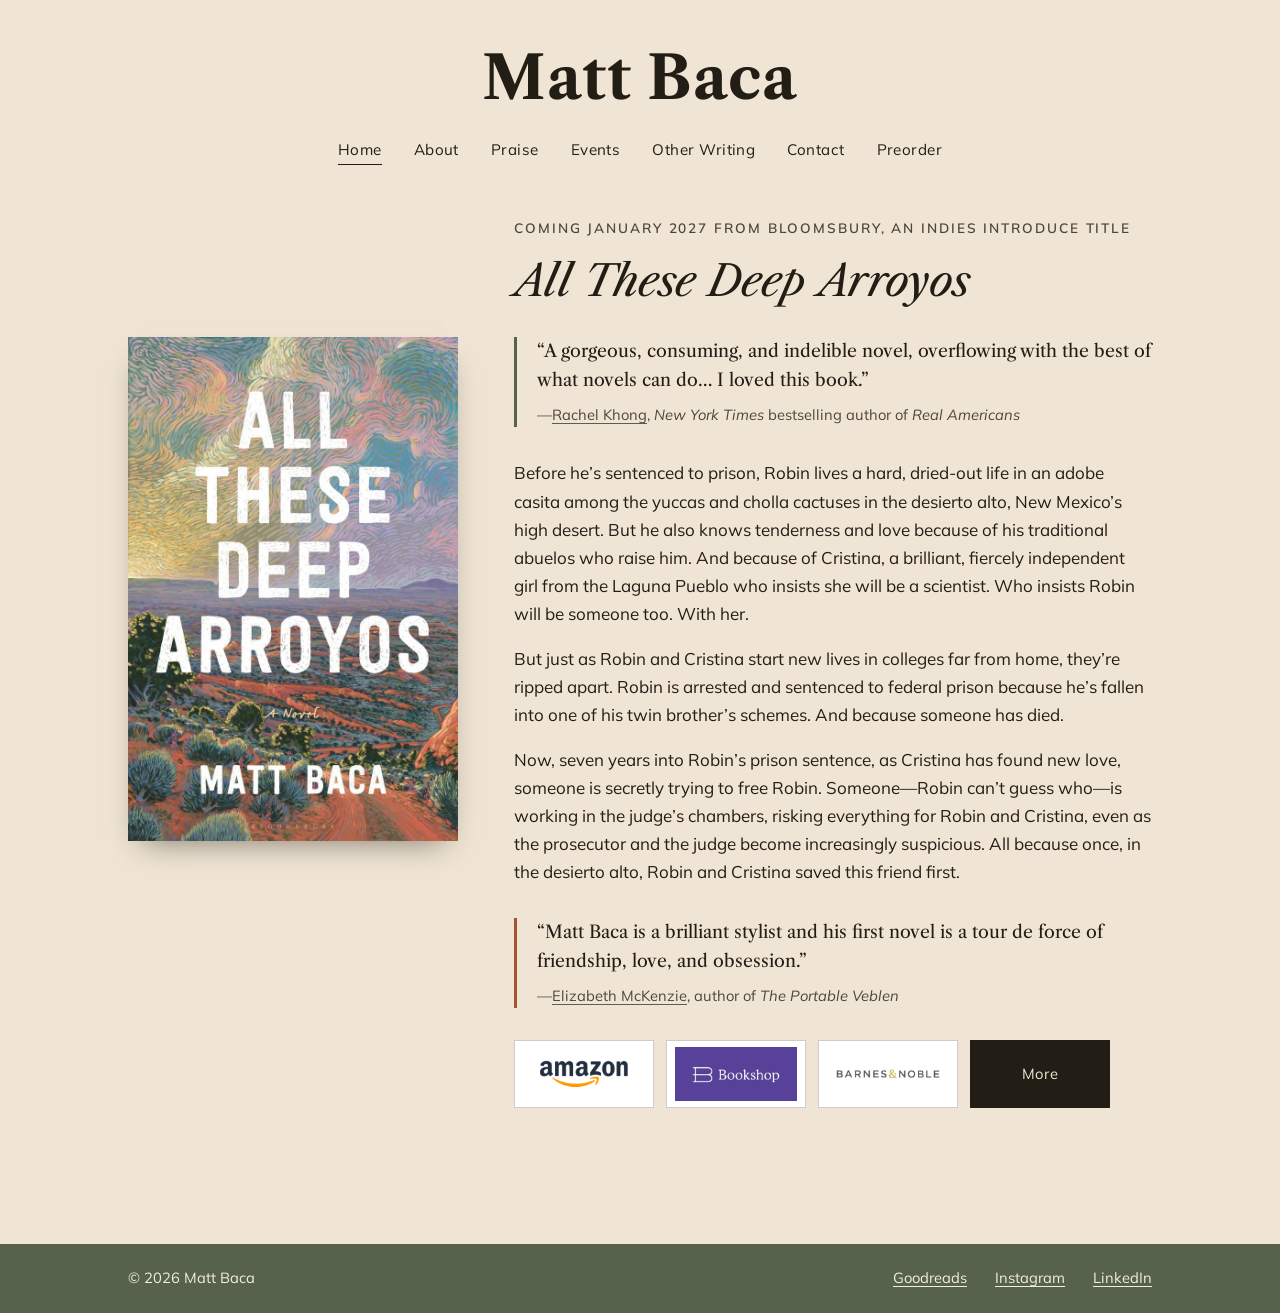
<file: index.html>
<!DOCTYPE html>
<html lang="en">
<head>
<meta charset="utf-8">
<meta name="viewport" content="width=device-width, initial-scale=1">
<title>Matt Baca | Author of All These Deep Arroyos</title>
<meta name="description" content="Matt Baca is the author of All These Deep Arroyos, his debut novel forthcoming from Bloomsbury in January 2027.">
<meta name="author" content="Matt Baca">
<meta name="theme-color" content="#f0e5d4">
<meta property="og:title" content="Matt Baca | Author of All These Deep Arroyos">
<meta property="og:description" content="A debut novel forthcoming from Bloomsbury in January 2027.">
<meta property="og:image" content="https://www.mattbaca.org/images/cover-promo.jpg">
<meta property="og:type" content="website">
<meta name="twitter:card" content="summary_large_image">
<link rel="icon" href="favicon.svg" type="image/svg+xml">
<link rel="preconnect" href="https://fonts.googleapis.com">
<link rel="preconnect" href="https://fonts.gstatic.com" crossorigin>
<link rel="stylesheet" href="https://fonts.googleapis.com/css2?family=Libre+Caslon+Text:ital,wght@0,400;0,700;1,400&family=Mulish:ital,wght@0,400;0,600;1,400&display=swap">
<link rel="stylesheet" href="styles.css">
</head>
  <!-- Google tag (gtag.js) -->
<script async src="https://www.googletagmanager.com/gtag/js?id=G-GTLR5JDKD1"></script>
<script>
  window.dataLayer = window.dataLayer || [];
  function gtag(){dataLayer.push(arguments);}
  gtag('js', new Date());

  gtag('config', 'G-GTLR5JDKD1');
</script>
<body>

<header class="site-header">
  <h1 class="masthead"><a href="index.html">Matt Baca</a></h1>
  <nav>
    <a href="index.html" aria-current="page">Home</a>
    <a href="about.html">About</a>
    <a href="praise.html">Praise</a>
    <a href="events.html">Events</a>
    <a href="writing.html">Other Writing</a>
    <a href="contact.html">Contact</a>
    <a href="preorder.html">Preorder</a>
  </nav>
</header>

<main>
  <section class="hero wrap">
    <div class="hero-head">
      <p class="eyebrow">Coming January 2027 from Bloomsbury, an Indies Introduce title</p>
      <h2 class="book-title">All These Deep Arroyos</h2>
    </div>
    <div class="hero-cover">
      <img src="images/cover.jpg" alt="All These Deep Arroyos: a painted high-desert landscape under a swirling sky" width="720" height="1100">
    </div>
    <div class="hero-text">
      <blockquote class="pull">
        <p>&ldquo;A gorgeous, consuming, and indelible novel, overflowing with the best of what novels can do&hellip; I loved this book.&rdquo;</p>
        <cite>&mdash;<a href="https://www.rachelkhong.com/" target="_blank" rel="noopener">Rachel Khong</a>, <i>New York Times</i> bestselling author of <i>Real Americans</i></cite>
      </blockquote>

      <p>Before he&rsquo;s sentenced to prison, Robin lives a hard, dried-out life in an adobe casita among the yuccas and cholla cactuses in the desierto alto, New Mexico&rsquo;s high desert. But he also knows tenderness and love because of his traditional abuelos who raise him. And because of Cristina, a brilliant, fiercely independent girl from the Laguna Pueblo who insists she will be a scientist. Who insists Robin will be someone too. With her.</p>

      <p>But just as Robin and Cristina start new lives in colleges far from home, they&rsquo;re ripped apart. Robin is arrested and sentenced to federal prison because he&rsquo;s fallen into one of his twin brother&rsquo;s schemes. And because someone has died.</p>

      <p>Now, seven years into Robin&rsquo;s prison sentence, as Cristina has found new love, someone is secretly trying to free Robin. Someone&mdash;Robin can&rsquo;t guess who&mdash;is working in the judge&rsquo;s chambers, risking everything for Robin and Cristina, even as the prosecutor and the judge become increasingly suspicious. All because once, in the desierto alto, Robin and Cristina saved this friend first.</p>

      <blockquote class="pull pull-clay">
        <p>&ldquo;Matt Baca is a brilliant stylist and his first novel is a tour de force of friendship, love, and obsession.&rdquo;</p>
        <cite>&mdash;<a href="https://www.penguinrandomhouse.com/authors/58162/elizabeth-mckenzie/" target="_blank" rel="noopener">Elizabeth McKenzie</a>, author of <i>The Portable Veblen</i></cite>
      </blockquote>

      <div class="buy-row">
        <a class="shop-card" href="https://www.amazon.com/All-These-Deep-Arroyos-Novel/dp/1639737758" target="_blank" rel="noopener"><img src="images/retailers/amazon.png" alt="Amazon" width="360" height="160"></a>
        <a class="shop-card" href="https://bookshop.org/a/89991/9781639737758" target="_blank" rel="noopener"><img src="images/retailers/bookshop.png" alt="Bookshop.org" width="360" height="160"></a>
        <a class="shop-card" href="https://www.barnesandnoble.com/w/all-these-deep-arroyos-matt-baca/1149898755?ean=9781639737758" target="_blank" rel="noopener"><img src="images/retailers/barnes-noble.png" alt="Barnes &amp; Noble" width="360" height="160"></a>
        <a class="btn" href="preorder.html">More</a>
      </div>
    </div>
  </section>
</main>

<footer class="site-footer">
  <div class="wrap footer-inner">
    <p>&copy; 2026 Matt Baca</p>
    <p class="footer-links">
      <a href="https://www.goodreads.com/book/show/251016384-all-these-deep-arroyos" target="_blank" rel="noopener">Goodreads</a>
      <a href="https://www.instagram.com/bacamat/" target="_blank" rel="noopener">Instagram</a>
      <a href="https://www.linkedin.com/in/matt-baca-10612925/" target="_blank" rel="noopener">LinkedIn</a>
    </p>
  </div>
</footer>

</body>
</html>
</file>
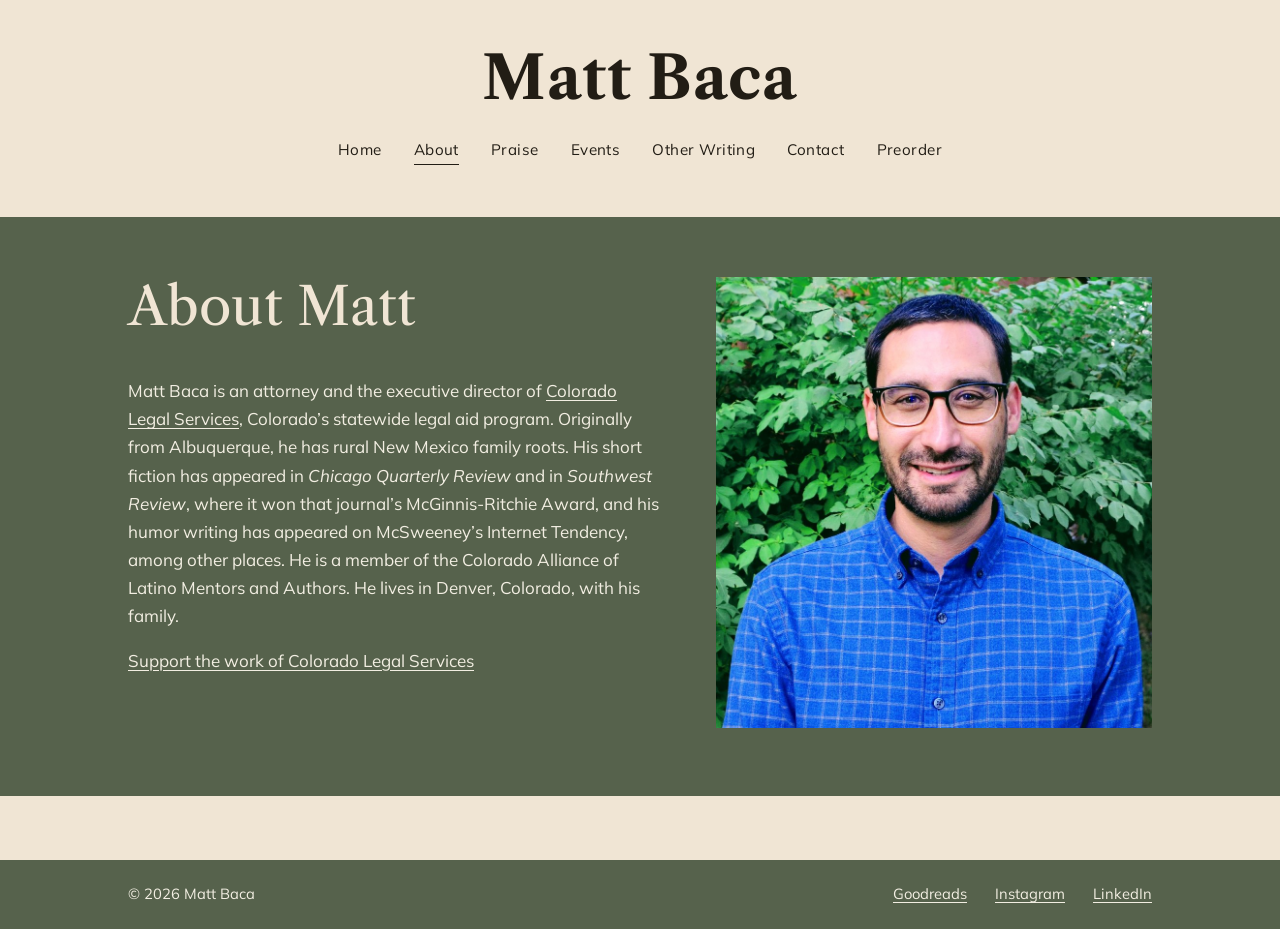
<file: about.html>
<!DOCTYPE html>
<html lang="en">
<head>
<meta charset="utf-8">
<meta name="viewport" content="width=device-width, initial-scale=1">
<title>About | Matt Baca</title>
<meta name="description" content="Matt Baca is an attorney, the executive director of Colorado Legal Services, and the author of All These Deep Arroyos.">
<meta name="author" content="Matt Baca">
<meta name="theme-color" content="#f0e5d4">
<meta property="og:title" content="About | Matt Baca">
<meta property="og:description" content="Matt Baca is an attorney, the executive director of Colorado Legal Services, and the author of All These Deep Arroyos.">
<meta property="og:image" content="https://www.mattbaca.org/images/cover-promo.jpg">
<meta property="og:type" content="website">
<link rel="icon" href="favicon.svg" type="image/svg+xml">
<link rel="preconnect" href="https://fonts.googleapis.com">
<link rel="preconnect" href="https://fonts.gstatic.com" crossorigin>
<link rel="stylesheet" href="https://fonts.googleapis.com/css2?family=Libre+Caslon+Text:ital,wght@0,400;0,700;1,400&family=Mulish:ital,wght@0,400;0,600;1,400&display=swap">
<link rel="stylesheet" href="styles.css">
</head>
  <!-- Google tag (gtag.js) -->
<script async src="https://www.googletagmanager.com/gtag/js?id=G-GTLR5JDKD1"></script>
<script>
  window.dataLayer = window.dataLayer || [];
  function gtag(){dataLayer.push(arguments);}
  gtag('js', new Date());

  gtag('config', 'G-GTLR5JDKD1');
</script>
  
<body>

<header class="site-header">
  <p class="masthead"><a href="index.html">Matt Baca</a></p>
  <nav>
    <a href="index.html">Home</a>
    <a href="about.html" aria-current="page">About</a>
    <a href="praise.html">Praise</a>
    <a href="events.html">Events</a>
    <a href="writing.html">Other Writing</a>
    <a href="contact.html">Contact</a>
    <a href="preorder.html">Preorder</a>
  </nav>
</header>

<main>
  <section class="about-band">
    <div class="wrap about-grid">
      <div>
        <h1>About Matt</h1>
        <p>Matt Baca is an attorney and the executive director of <a href="https://www.coloradolegalservices.org/" target="_blank" rel="noopener">Colorado Legal Services</a>, Colorado&rsquo;s statewide legal aid program. Originally from Albuquerque, he has rural New Mexico family roots. His short fiction has appeared in <i>Chicago Quarterly Review</i> and in <i>Southwest Review</i>, where it won that journal&rsquo;s McGinnis-Ritchie Award, and his humor writing has appeared on McSweeney&rsquo;s Internet Tendency, among other places. He is a member of the Colorado Alliance of Latino Mentors and Authors. He lives in Denver, Colorado, with his family.</p>
        <p><a href="https://www.legalaidfoundation.org/get-involved/make-a-donation/" target="_blank" rel="noopener">Support the work of Colorado Legal Services</a></p>
      </div>
      <img class="about-photo" src="images/matt-baca.jpg" alt="Matt Baca" width="900" height="931">
    </div>
  </section>
</main>

<footer class="site-footer">
  <div class="wrap footer-inner">
    <p>&copy; 2026 Matt Baca</p>
    <p class="footer-links">
      <a href="https://www.goodreads.com/book/show/251016384-all-these-deep-arroyos" target="_blank" rel="noopener">Goodreads</a>
      <a href="https://www.instagram.com/bacamat/" target="_blank" rel="noopener">Instagram</a>
      <a href="https://www.linkedin.com/in/matt-baca-10612925/" target="_blank" rel="noopener">LinkedIn</a>
    </p>
  </div>
</footer>

</body>
</html>
</file>
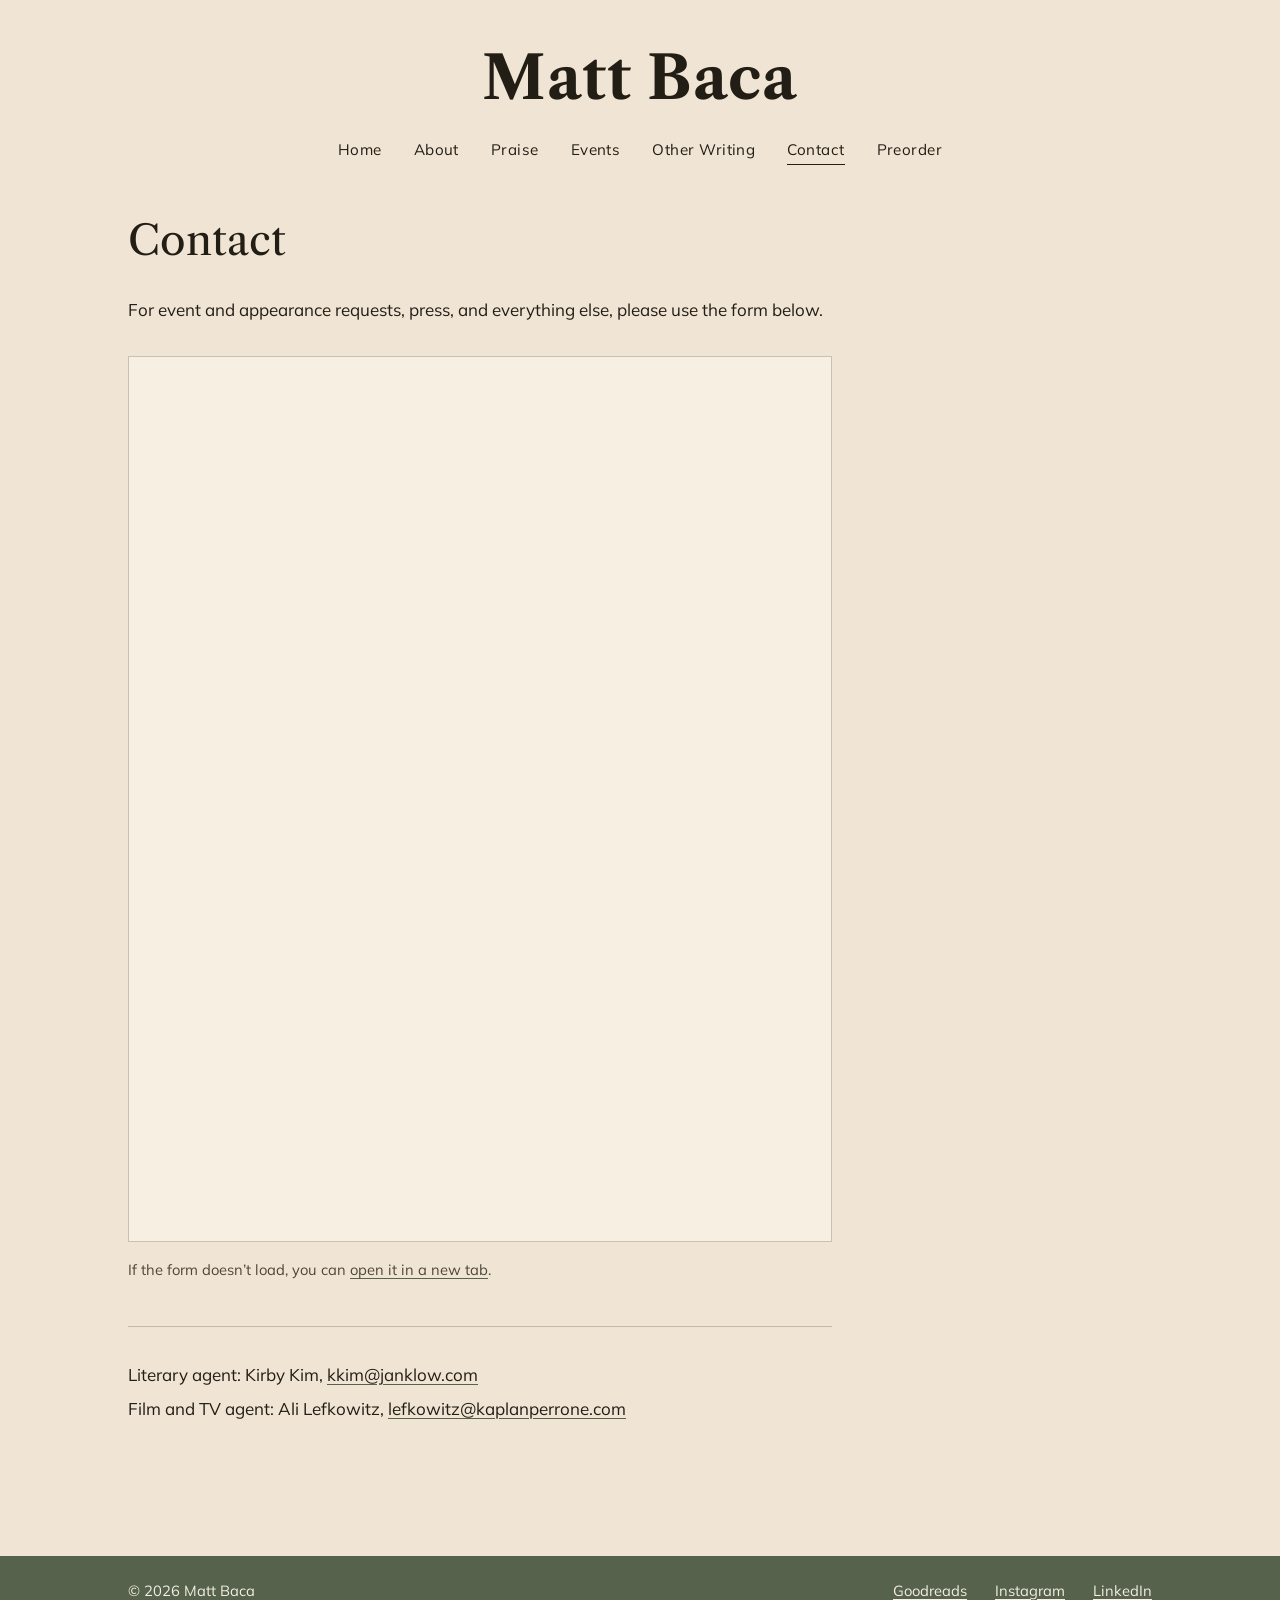
<file: contact.html>
<!DOCTYPE html>
<html lang="en">
<head>
<meta charset="utf-8">
<meta name="viewport" content="width=device-width, initial-scale=1">
<title>Contact | Matt Baca</title>
<meta name="description" content="Contact Matt Baca, author of All These Deep Arroyos, for events, press, and other inquiries.">
<meta name="author" content="Matt Baca">
<meta name="theme-color" content="#f0e5d4">
<meta property="og:title" content="Contact | Matt Baca">
<meta property="og:description" content="Contact Matt Baca, author of All These Deep Arroyos.">
<meta property="og:image" content="https://www.mattbaca.org/images/cover-promo.jpg">
<meta property="og:type" content="website">
<link rel="icon" href="favicon.svg" type="image/svg+xml">
<link rel="preconnect" href="https://fonts.googleapis.com">
<link rel="preconnect" href="https://fonts.gstatic.com" crossorigin>
<link rel="stylesheet" href="https://fonts.googleapis.com/css2?family=Libre+Caslon+Text:ital,wght@0,400;0,700;1,400&family=Mulish:ital,wght@0,400;0,600;1,400&display=swap">
<link rel="stylesheet" href="styles.css">
</head>
  <!-- Google tag (gtag.js) -->
<script async src="https://www.googletagmanager.com/gtag/js?id=G-GTLR5JDKD1"></script>
<script>
  window.dataLayer = window.dataLayer || [];
  function gtag(){dataLayer.push(arguments);}
  gtag('js', new Date());

  gtag('config', 'G-GTLR5JDKD1');
</script>
  
<body>

<header class="site-header">
  <p class="masthead"><a href="index.html">Matt Baca</a></p>
  <nav>
    <a href="index.html">Home</a>
    <a href="about.html">About</a>
    <a href="praise.html">Praise</a>
    <a href="events.html">Events</a>
    <a href="writing.html">Other Writing</a>
    <a href="contact.html" aria-current="page">Contact</a>
    <a href="preorder.html">Preorder</a>
  </nav>
</header>

<main>
  <div class="wrap page">
    <h1 class="page-title">Contact</h1>
    <p class="measure">For event and appearance requests, press, and everything else, please use the form below.</p>

    <!-- The form ID below is a placeholder. See the README for how to connect a Google Form. -->
    <div class="form-frame measure">
      <iframe src="https://docs.google.com/forms/d/e/1FAIpQLSePNix3LWwwrnyEfp7LAxBhX4Jzn4MhPfMhatUTuWDBEPzxoA/viewform?embedded=true" title="Contact form">Loading&hellip;</iframe>
    </div>
    <p class="form-fallback measure">If the form doesn&rsquo;t load, you can <a href="https://docs.google.com/forms/d/e/1FAIpQLSePNix3LWwwrnyEfp7LAxBhX4Jzn4MhPfMhatUTuWDBEPzxoA/viewform" target="_blank" rel="noopener">open it in a new tab</a>.</p>

    <div class="agents measure">
      <p>Literary agent: Kirby Kim, <a href="mailto:kkim@janklow.com">kkim@janklow.com</a></p>
      <p>Film and TV agent: Ali Lefkowitz, <a href="mailto:lefkowitz@kaplanperrone.com">lefkowitz@kaplanperrone.com</a></p>
    </div>
  </div>
</main>

<footer class="site-footer">
  <div class="wrap footer-inner">
    <p>&copy; 2026 Matt Baca</p>
    <p class="footer-links">
      <a href="https://www.goodreads.com/book/show/251016384-all-these-deep-arroyos" target="_blank" rel="noopener">Goodreads</a>
      <a href="https://www.instagram.com/bacamat/" target="_blank" rel="noopener">Instagram</a>
      <a href="https://www.linkedin.com/in/matt-baca-10612925/" target="_blank" rel="noopener">LinkedIn</a>
    </p>
  </div>
</footer>

</body>
</html>
</file>
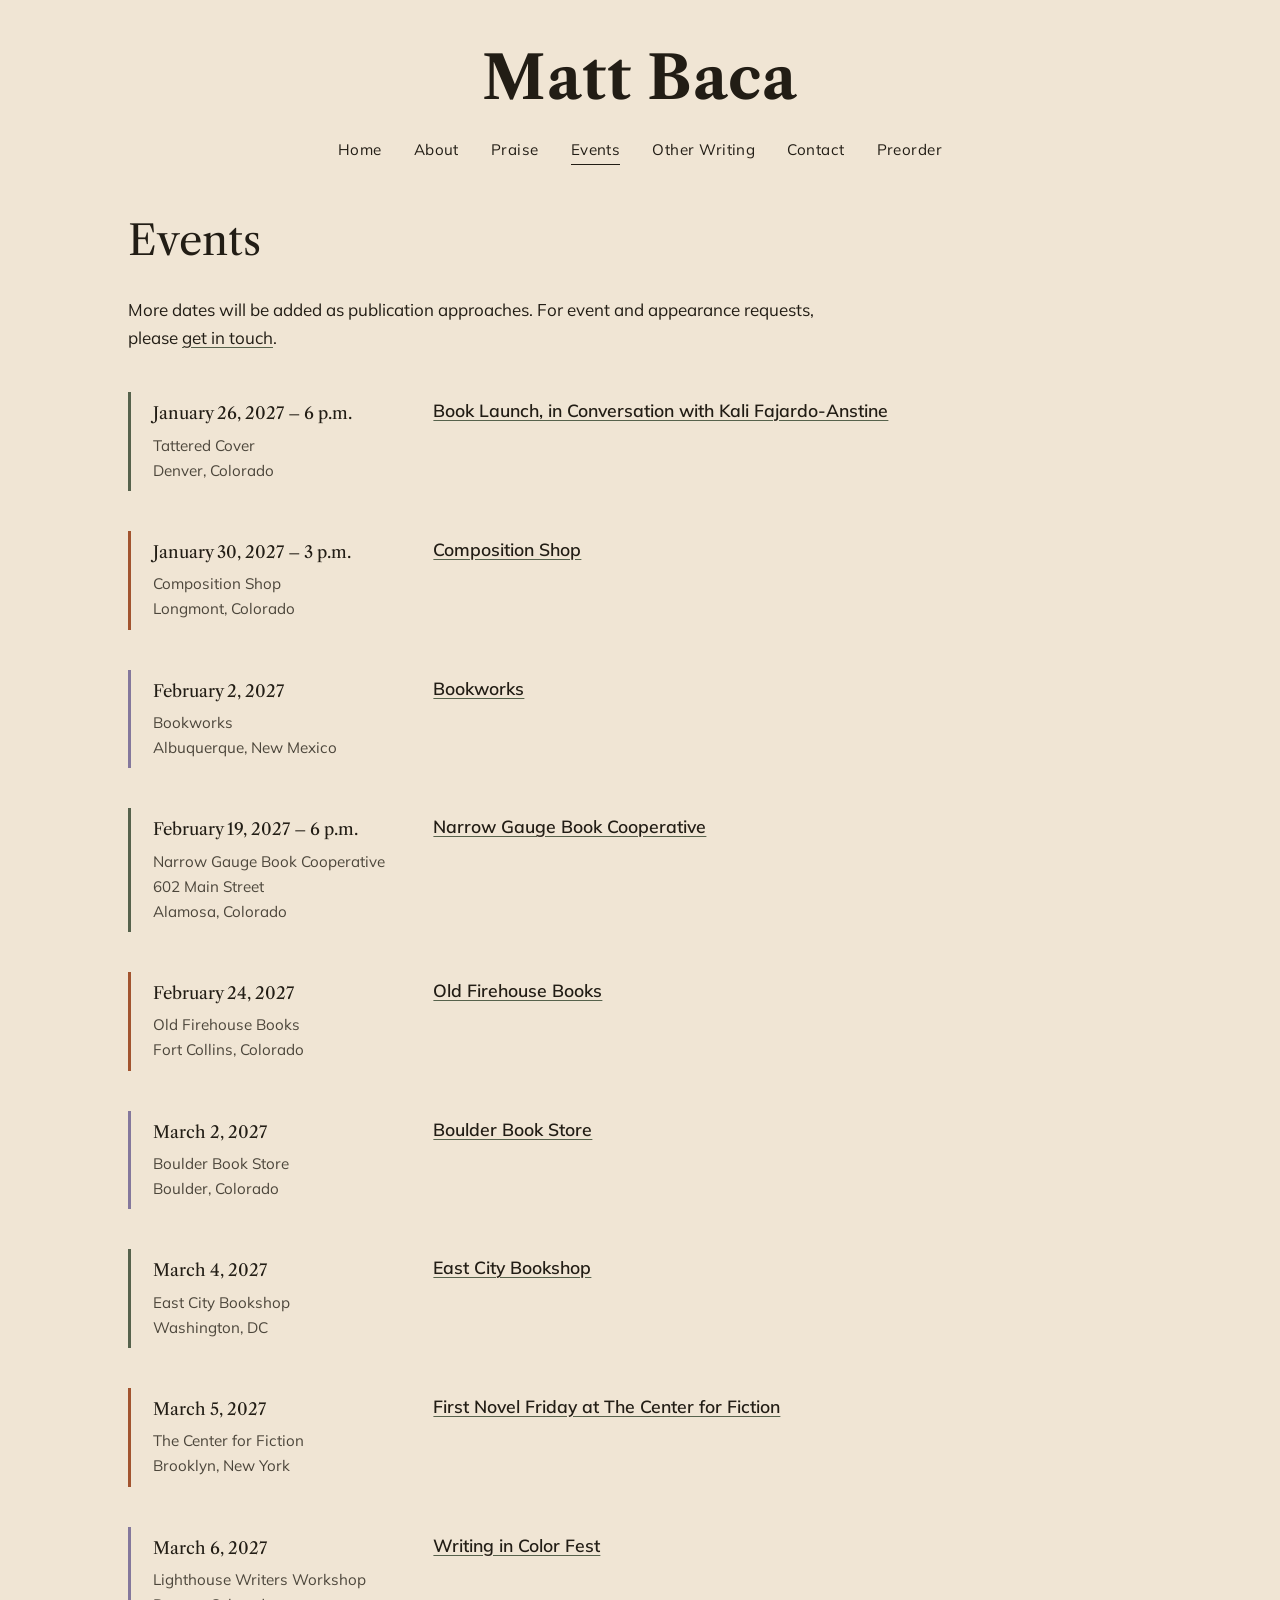
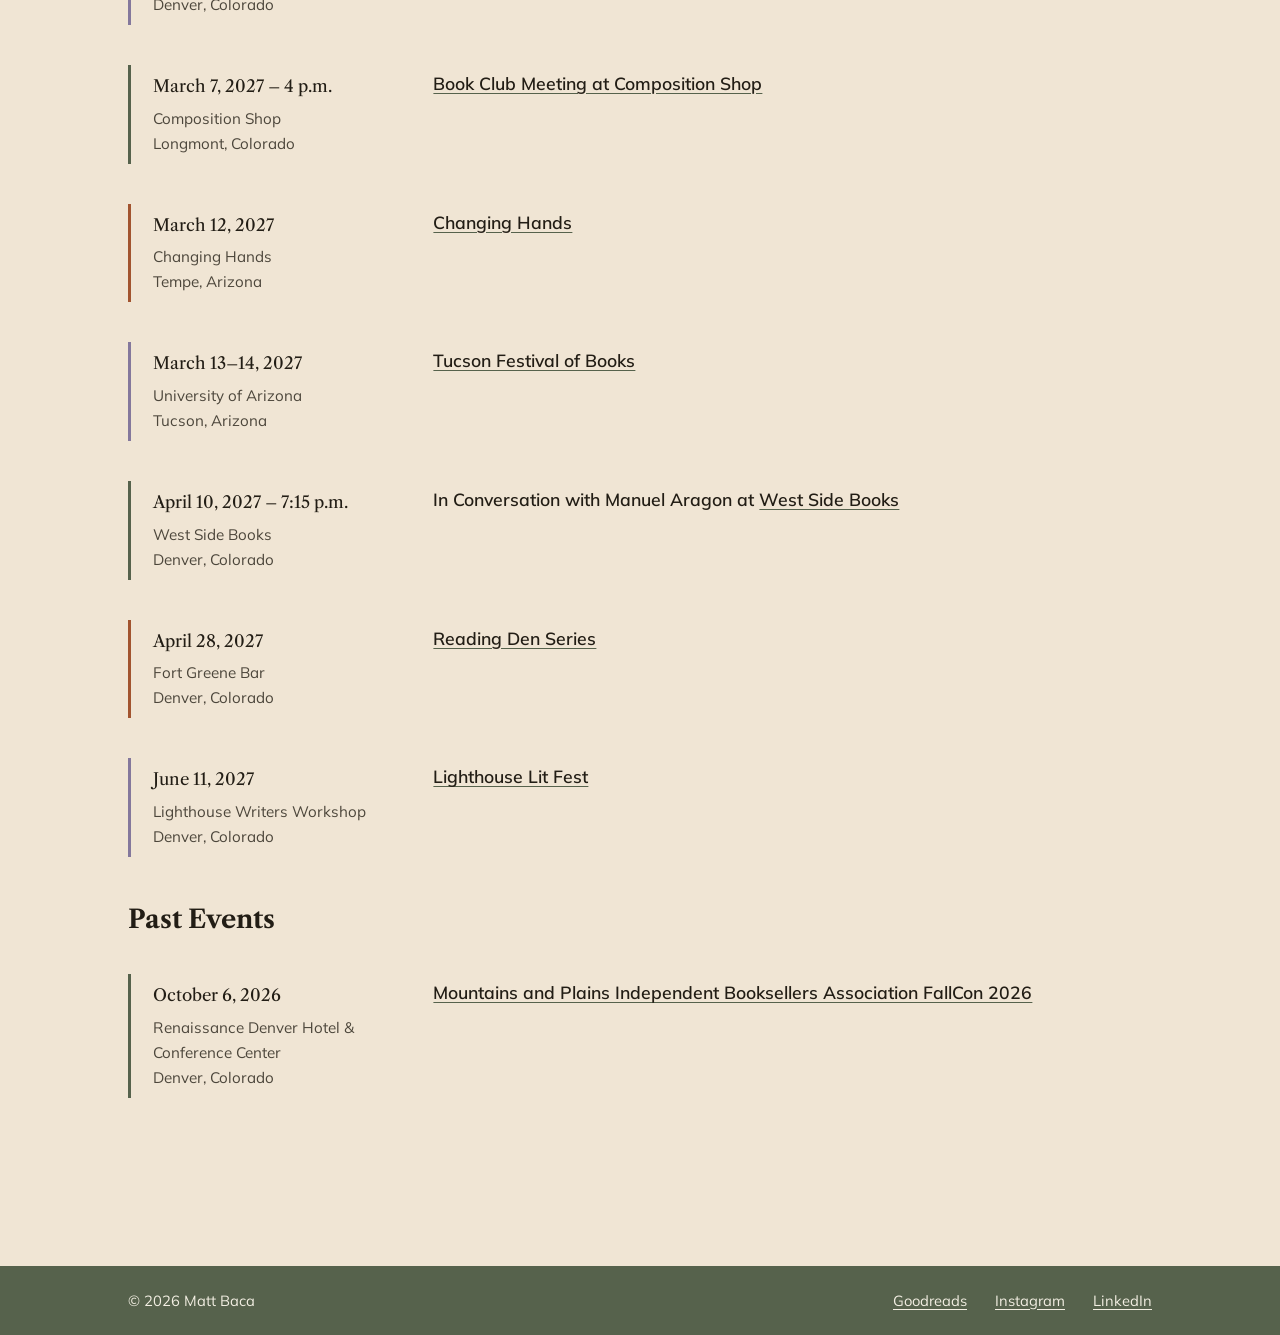
<file: events.html>
<!DOCTYPE html>
<html lang="en">
<head>
<meta charset="utf-8">
<meta name="viewport" content="width=device-width, initial-scale=1">
<title>Events | Matt Baca</title>
<meta name="description" content="Upcoming readings and appearances by Matt Baca, author of All These Deep Arroyos.">
<meta name="author" content="Matt Baca">
<meta name="theme-color" content="#f0e5d4">
<meta property="og:title" content="Events | Matt Baca">
<meta property="og:description" content="Upcoming readings and appearances by Matt Baca, author of All These Deep Arroyos.">
<meta property="og:image" content="https://www.mattbaca.org/images/cover-promo.jpg">
<meta property="og:type" content="website">
<link rel="icon" href="favicon.svg" type="image/svg+xml">
<link rel="preconnect" href="https://fonts.googleapis.com">
<link rel="preconnect" href="https://fonts.gstatic.com" crossorigin>
<link rel="stylesheet" href="https://fonts.googleapis.com/css2?family=Libre+Caslon+Text:ital,wght@0,400;0,700;1,400&family=Mulish:ital,wght@0,400;0,600;1,400&display=swap">
<link rel="stylesheet" href="styles.css">
</head>
  <!-- Google tag (gtag.js) -->
<script async src="https://www.googletagmanager.com/gtag/js?id=G-GTLR5JDKD1"></script>
<script>
  window.dataLayer = window.dataLayer || [];
  function gtag(){dataLayer.push(arguments);}
  gtag('js', new Date());

  gtag('config', 'G-GTLR5JDKD1');
</script>
<body>

<header class="site-header">
  <p class="masthead"><a href="index.html">Matt Baca</a></p>
  <nav>
    <a href="index.html">Home</a>
    <a href="about.html">About</a>
    <a href="praise.html">Praise</a>
    <a href="events.html" aria-current="page">Events</a>
    <a href="writing.html">Other Writing</a>
    <a href="contact.html">Contact</a>
    <a href="preorder.html">Preorder</a>
  </nav>
</header>

<main>
  <div class="wrap page">
    <h1 class="page-title">Events</h1>
    <p class="measure">More dates will be added as publication approaches. For event and appearance requests, please <a href="contact.html">get in touch</a>.</p>

    <!--
      To add an event: copy one of the <article> blocks below and edit the
      date, place, and name. Events appear in the order they're listed here.
    -->

    <article class="event">
      <div>
        <p class="event-date">January 26, 2027 &ndash; 6 p.m.</p>
        <p class="event-place">Tattered Cover<br>Denver, Colorado</p>
      </div>
      <div class="event-info">
        <h2><a href="https://www.tatteredcover.com/" target="_blank" rel="noopener">Book Launch, in Conversation with Kali Fajardo-Anstine</a></h2>
      </div>
    </article>

    <article class="event">
      <div>
        <p class="event-date">January 30, 2027 &ndash; 3 p.m.</p>
        <p class="event-place">Composition Shop<br>Longmont, Colorado</p>
      </div>
      <div class="event-info">
        <h2><a href="http://compositionshop.com" target="_blank" rel="noopener">Composition Shop</a></h2>
      </div>
    </article>

    <article class="event">
      <div>
        <p class="event-date">February 2, 2027</p>
        <p class="event-place">Bookworks<br>Albuquerque, New Mexico</p>
      </div>
      <div class="event-info">
        <h2><a href="https://bkwrks.com/" target="_blank" rel="noopener">Bookworks</a></h2>
      </div>
    </article>

    <article class="event">
      <div>
        <p class="event-date">February 19, 2027 &ndash; 6 p.m.</p>
        <p class="event-place">Narrow Gauge Book Cooperative<br>602 Main Street<br>Alamosa, Colorado</p>
      </div>
      <div class="event-info">
        <h2><a href="https://narrowgaugebooks.com/" target="_blank" rel="noopener">Narrow Gauge Book Cooperative</a></h2>
      </div>
    </article>

    <article class="event">
      <div>
        <p class="event-date">February 24, 2027</p>
        <p class="event-place">Old Firehouse Books<br>Fort Collins, Colorado</p>
      </div>
      <div class="event-info">
        <h2><a href="https://www.oldfirehousebooks.com/" target="_blank" rel="noopener">Old Firehouse Books</a></h2>
      </div>
    </article>

    <article class="event">
      <div>
        <p class="event-date">March 2, 2027</p>
        <p class="event-place">Boulder Book Store<br>Boulder, Colorado</p>
      </div>
      <div class="event-info">
        <h2><a href="https://www.boulderbookstore.net/" target="_blank" rel="noopener">Boulder Book Store</a></h2>
      </div>
    </article>

    <article class="event">
      <div>
        <p class="event-date">March 4, 2027</p>
        <p class="event-place">East City Bookshop<br>Washington, DC</p>
      </div>
      <div class="event-info">
        <h2><a href="https://www.eastcitybookshop.com/" target="_blank" rel="noopener">East City Bookshop</a></h2>
      </div>
    </article>

    <article class="event">
      <div>
        <p class="event-date">March 5, 2027</p>
        <p class="event-place">The Center for Fiction<br>Brooklyn, New York</p>
      </div>
      <div class="event-info">
        <h2><a href="https://centerforfiction.org/" target="_blank" rel="noopener">First Novel Friday at The Center for Fiction</a></h2>
      </div>
    </article>

    <article class="event">
      <div>
        <p class="event-date">March 6, 2027</p>
        <p class="event-place">Lighthouse Writers Workshop<br>Denver, Colorado</p>
      </div>
      <div class="event-info">
        <h2><a href="https://lighthousewriters.org/writing-color-fest" target="_blank" rel="noopener">Writing in Color Fest</a></h2>
      </div>
    </article>

    <article class="event">
      <div>
        <p class="event-date">March 7, 2027 &ndash; 4 p.m.</p>
        <p class="event-place">Composition Shop<br>Longmont, Colorado</p>
      </div>
      <div class="event-info">
        <h2><a href="http://compositionshop.com" target="_blank" rel="noopener">Book Club Meeting at Composition Shop</a></h2>
      </div>
    </article>

    <article class="event">
      <div>
        <p class="event-date">March 12, 2027</p>
        <p class="event-place">Changing Hands<br>Tempe, Arizona</p>
      </div>
      <div class="event-info">
        <h2><a href="https://www.changinghands.com/" target="_blank" rel="noopener">Changing Hands</a></h2>
      </div>
    </article>

    <article class="event">
      <div>
        <p class="event-date">March 13&ndash;14, 2027</p>
        <p class="event-place">University of Arizona<br>Tucson, Arizona</p>
      </div>
      <div class="event-info">
        <h2><a href="https://tucsonfestivalofbooks.org/" target="_blank" rel="noopener">Tucson Festival of Books</a></h2>
      </div>
    </article>

    <article class="event">
      <div>
        <p class="event-date">April 10, 2027 &ndash; 7:15 p.m.</p>
        <p class="event-place">West Side Books<br>Denver, Colorado</p>
      </div>
      <div class="event-info">
        <h2>In Conversation with Manuel Aragon at <a href="https://westsidebooks.com/" target="_blank" rel="noopener">West Side Books</a></h2>
      </div>
    </article>

    <article class="event">
      <div>
        <p class="event-date">April 28, 2027</p>
        <p class="event-place">Fort Greene Bar<br>Denver, Colorado</p>
      </div>
      <div class="event-info">
        <h2><a href="https://readingden.co/" target="_blank" rel="noopener">Reading Den Series</a></h2>
      </div>
    </article>

    <article class="event">
      <div>
        <p class="event-date">June 11, 2027</p>
        <p class="event-place">Lighthouse Writers Workshop<br>Denver, Colorado</p>
      </div>
      <div class="event-info">
        <h2><a href="https://lighthousewriters.org/" target="_blank" rel="noopener">Lighthouse Lit Fest</a></h2>
      </div>
    </article>

    <!-- NOT CONFIRMED YET. Uncomment when locked in.
    <article class="event">
      <div>
        <p class="event-date">May 7, 2027</p>
        <p class="event-place">Roadrunner Bookshop<br>Colorado Springs, Colorado</p>
      </div>
      <div class="event-info">
        <h2>Roadrunner Bookshop</h2>
      </div>
    </article>
    -->

    <h2 style="margin-top: 3rem;">Past Events</h2>

    <article class="event">
      <div>
        <p class="event-date">October 6, 2026</p>
        <p class="event-place">Renaissance Denver Hotel &amp; Conference Center<br>Denver, Colorado</p>
      </div>
      <div class="event-info">
        <h2><a href="https://www.mountainsplains.org/" target="_blank" rel="noopener">Mountains and Plains Independent Booksellers Association FallCon 2026</a></h2>
      </div>
    </article>

  </div>
</main>

<footer class="site-footer">
  <div class="wrap footer-inner">
    <p>&copy; 2026 Matt Baca</p>
    <p class="footer-links">
      <a href="https://www.goodreads.com/book/show/251016384-all-these-deep-arroyos" target="_blank" rel="noopener">Goodreads</a>
      <a href="https://www.instagram.com/bacamat/" target="_blank" rel="noopener">Instagram</a>
      <a href="https://www.linkedin.com/in/matt-baca-10612925/" target="_blank" rel="noopener">LinkedIn</a>
    </p>
  </div>
</footer>

</body>
</html>
</file>
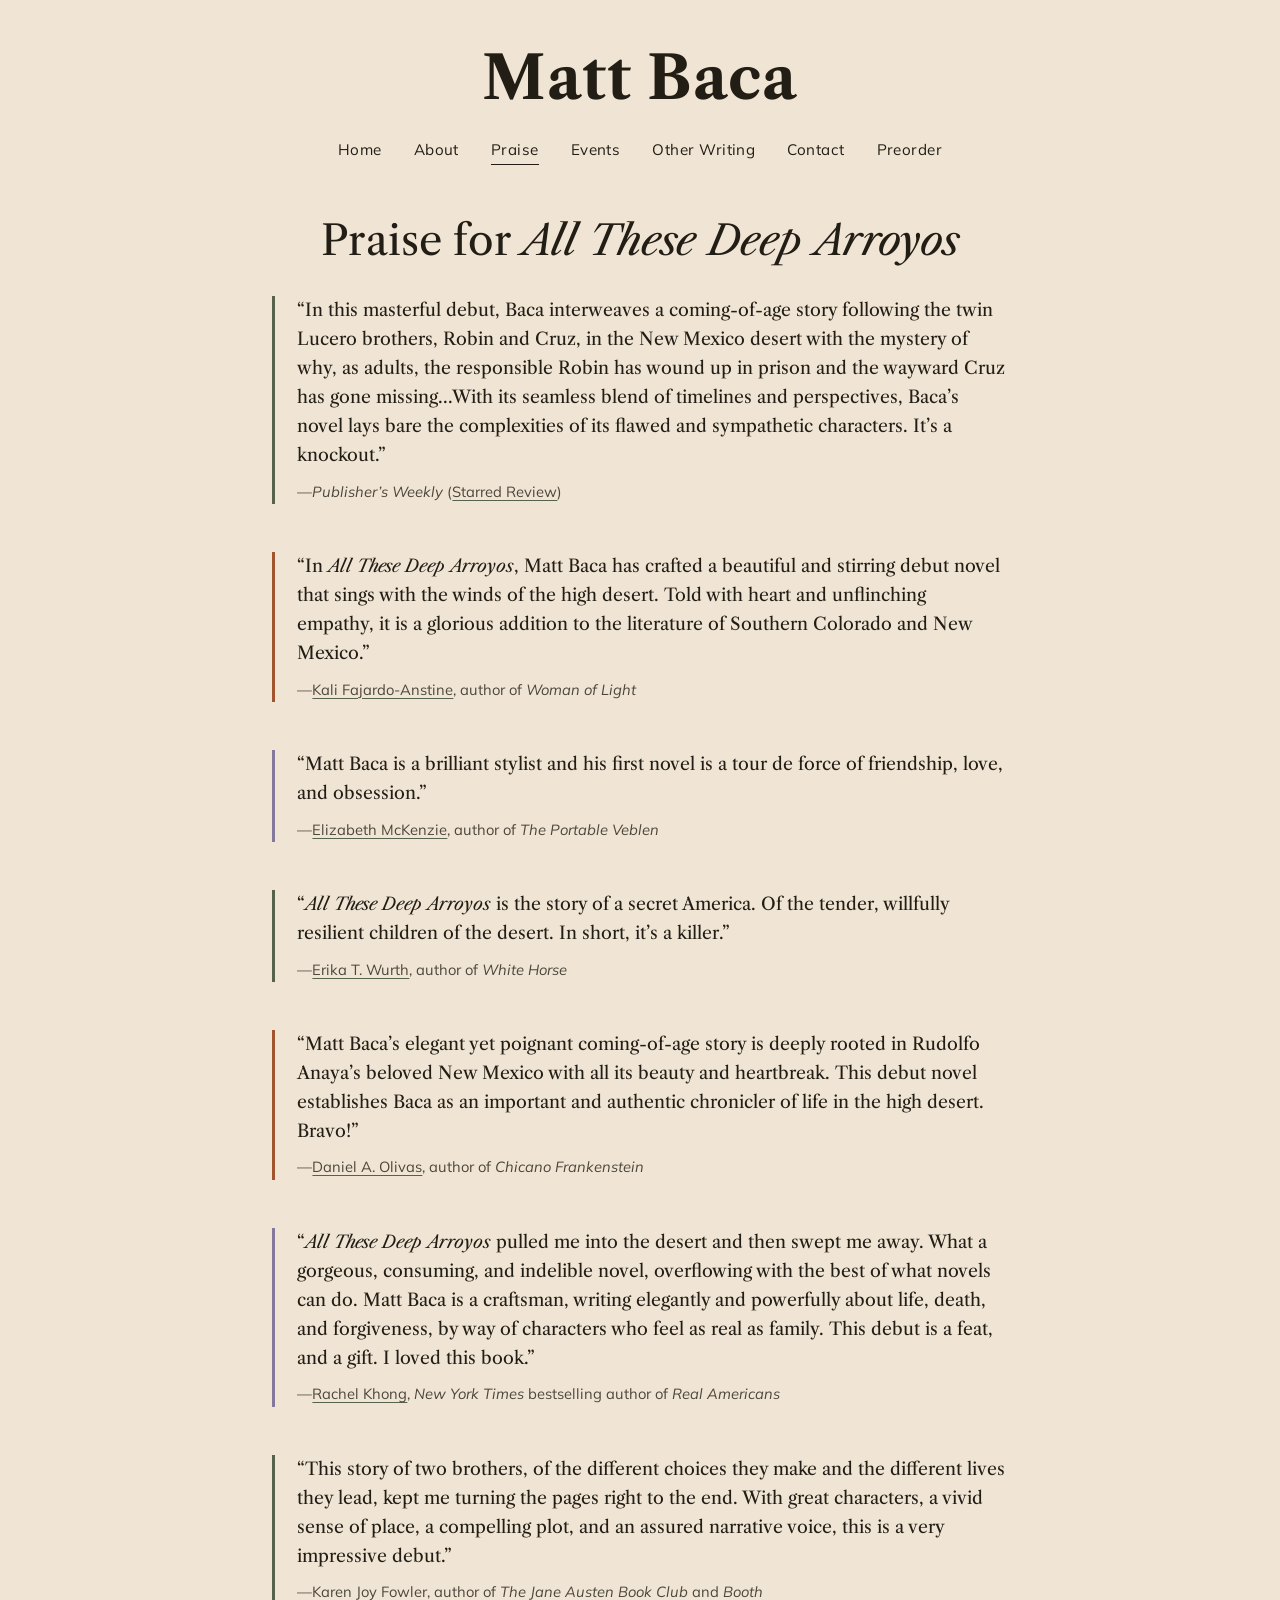
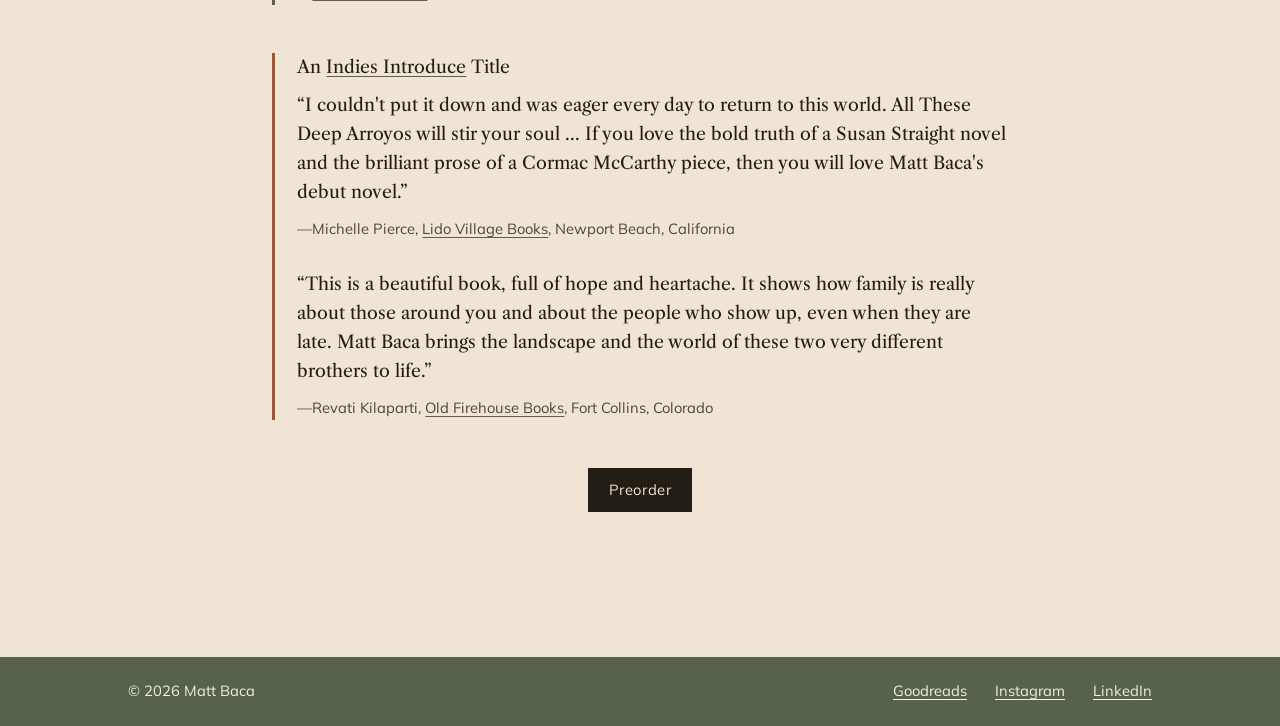
<file: praise.html>
<!DOCTYPE html>
<html lang="en">
<head>
<meta charset="utf-8">
<meta name="viewport" content="width=device-width, initial-scale=1">
<title>Praise | Matt Baca</title>
<meta name="description" content="Praise for All These Deep Arroyos, the debut novel by Matt Baca, from Kali Fajardo-Anstine, Rachel Khong, Karen Joy Fowler, and others.">
<meta name="author" content="Matt Baca">
<meta name="theme-color" content="#f0e5d4">
<meta property="og:title" content="Praise | Matt Baca">
<meta property="og:description" content="Praise for All These Deep Arroyos, the debut novel by Matt Baca.">
<meta property="og:image" content="https://www.mattbaca.org/images/cover-promo.jpg">
<meta property="og:type" content="website">
<link rel="icon" href="favicon.svg" type="image/svg+xml">
<link rel="preconnect" href="https://fonts.googleapis.com">
<link rel="preconnect" href="https://fonts.gstatic.com" crossorigin>
<link rel="stylesheet" href="https://fonts.googleapis.com/css2?family=Libre+Caslon+Text:ital,wght@0,400;0,700;1,400&family=Mulish:ital,wght@0,400;0,600;1,400&display=swap">
<link rel="stylesheet" href="styles.css">
</head>

  <!-- Google tag (gtag.js) -->
<script async src="https://www.googletagmanager.com/gtag/js?id=G-GTLR5JDKD1"></script>
<script>
  window.dataLayer = window.dataLayer || [];
  function gtag(){dataLayer.push(arguments);}
  gtag('js', new Date());

  gtag('config', 'G-GTLR5JDKD1');
</script>
<body>

<header class="site-header">
  <p class="masthead"><a href="index.html">Matt Baca</a></p>
  <nav>
    <a href="index.html">Home</a>
    <a href="about.html">About</a>
    <a href="praise.html" aria-current="page">Praise</a>
    <a href="events.html">Events</a>
    <a href="writing.html">Other Writing</a>
    <a href="contact.html">Contact</a>
    <a href="preorder.html">Preorder</a>
  </nav>
</header>

<main>
  <div class="wrap page">
    <h1 class="page-title" style="text-align: center;">Praise for <i>All These Deep Arroyos</i></h1>

    <blockquote class="blurb">
      <p>&ldquo;In this masterful debut, Baca interweaves a coming-of-age story following the twin Lucero brothers, Robin and Cruz, in the New Mexico desert with the mystery of why, as adults, the responsible Robin has wound up in prison and the wayward Cruz has gone missing...With its seamless blend of timelines and perspectives, Baca’s novel lays bare the complexities of its flawed and sympathetic characters. It’s a knockout.&rdquo;</p>
      <cite>&mdash;<i>Publisher’s Weekly</i> (<a href="https://www.publishersweekly.com/9781639737758" target="_blank" rel="noopener">Starred Review</a>)</cite>
    </blockquote>
    
    <blockquote class="blurb">
      <p>&ldquo;In <i>All These Deep Arroyos</i>, Matt Baca has crafted a beautiful and stirring debut novel that sings with the winds of the high desert. Told with heart and unflinching empathy, it is a glorious addition to the literature of Southern Colorado and New Mexico.&rdquo;</p>
      <cite>&mdash;<a href="https://www.kalifajardoanstine.com/" target="_blank" rel="noopener">Kali Fajardo-Anstine</a>, author of <i>Woman of Light</i></cite>
    </blockquote>

    <blockquote class="blurb">
      <p>&ldquo;Matt Baca is a brilliant stylist and his first novel is a tour de force of friendship, love, and obsession.&rdquo;</p>
      <cite>&mdash;<a href="https://www.penguinrandomhouse.com/authors/58162/elizabeth-mckenzie/" target="_blank" rel="noopener">Elizabeth McKenzie</a>, author of <i>The Portable Veblen</i></cite>
    </blockquote>

    <blockquote class="blurb">
      <p>&ldquo;<i>All These Deep Arroyos</i> is the story of a secret America. Of the tender, willfully resilient children of the desert. In short, it&rsquo;s a killer.&rdquo;</p>
      <cite>&mdash;<a href="https://www.erikatwurth.com/" target="_blank" rel="noopener">Erika T. Wurth</a>, author of <i>White Horse</i></cite>
    </blockquote>

    <blockquote class="blurb">
      <p>&ldquo;Matt Baca&rsquo;s elegant yet poignant coming-of-age story is deeply rooted in Rudolfo Anaya&rsquo;s beloved New Mexico with all its beauty and heartbreak. This debut novel establishes Baca as an important and authentic chronicler of life in the high desert. Bravo!&rdquo;</p>
      <cite>&mdash;<a href="https://www.simonandschuster.com/authors/Daniel-A-Olivas/242097710" target="_blank" rel="noopener">Daniel A. Olivas</a>, author of <i>Chicano Frankenstein</i></cite>
    </blockquote>

    <blockquote class="blurb">
      <p>&ldquo;<i>All These Deep Arroyos</i> pulled me into the desert and then swept me away. What a gorgeous, consuming, and indelible novel, overflowing with the best of what novels can do. Matt Baca is a craftsman, writing elegantly and powerfully about life, death, and forgiveness, by way of characters who feel as real as family. This debut is a feat, and a gift. I loved this book.&rdquo;</p>
      <cite>&mdash;<a href="https://www.rachelkhong.com/" target="_blank" rel="noopener">Rachel Khong</a>, <i>New York Times</i> bestselling author of <i>Real Americans</i></cite>
    </blockquote>

    <blockquote class="blurb">
      <p>&ldquo;This story of two brothers, of the different choices they make and the different lives they lead, kept me turning the pages right to the end. With great characters, a vivid sense of place, a compelling plot, and an assured narrative voice, this is a very impressive debut.&rdquo;</p>
      <cite>&mdash;<a href="https://karenjoyfowler.com/" target="_blank" rel="noopener">Karen Joy Fowler</a>, author of <i>The Jane Austen Book Club</i> and <i>Booth</i></cite>
    </blockquote>

    <blockquote class="blurb">
      <p>An <a href="https://www.bookweb.org/news/winterspring-2027-indies-introduce-featured-titles" target="_blank" rel="noopener">Indies Introduce</a> Title</p>
      <p>&ldquo;I couldn't put it down and was eager every day to return to this world. All These Deep Arroyos will stir your soul ... If you love the bold truth of a Susan Straight novel and the brilliant prose of a Cormac McCarthy piece, then you will love Matt Baca's debut novel.&rdquo;</p>
      <cite>&mdash;Michelle Pierce, <a href="https://www.lidovillagebooks.com/" target="_blank" rel="noopener">Lido Village Books</a>, Newport Beach, California</cite>
      <br>
      <p>&ldquo;This is a beautiful book, full of hope and heartache. It shows how family is really about those around you and about the people who show up, even when they are late. Matt Baca brings the landscape and the world of these two very different brothers to life.&rdquo;</p>
      <cite>&mdash;Revati Kilaparti, <a href="https://oldfirehousebooks.com/" target="_blank" rel="noopener">Old Firehouse Books</a>, Fort Collins, Colorado</cite>
    </blockquote>

    <p style="text-align: center; margin-top: 3rem;"><a class="btn" href="preorder.html">Preorder</a></p>
  </div>
</main>

<footer class="site-footer">
  <div class="wrap footer-inner">
    <p>&copy; 2026 Matt Baca</p>
    <p class="footer-links">
      <a href="https://www.goodreads.com/book/show/251016384-all-these-deep-arroyos" target="_blank" rel="noopener">Goodreads</a>
      <a href="https://www.instagram.com/bacamat/" target="_blank" rel="noopener">Instagram</a>
      <a href="https://www.linkedin.com/in/matt-baca-10612925/" target="_blank" rel="noopener">LinkedIn</a>
    </p>
  </div>
</footer>

</body>
</html>
</file>
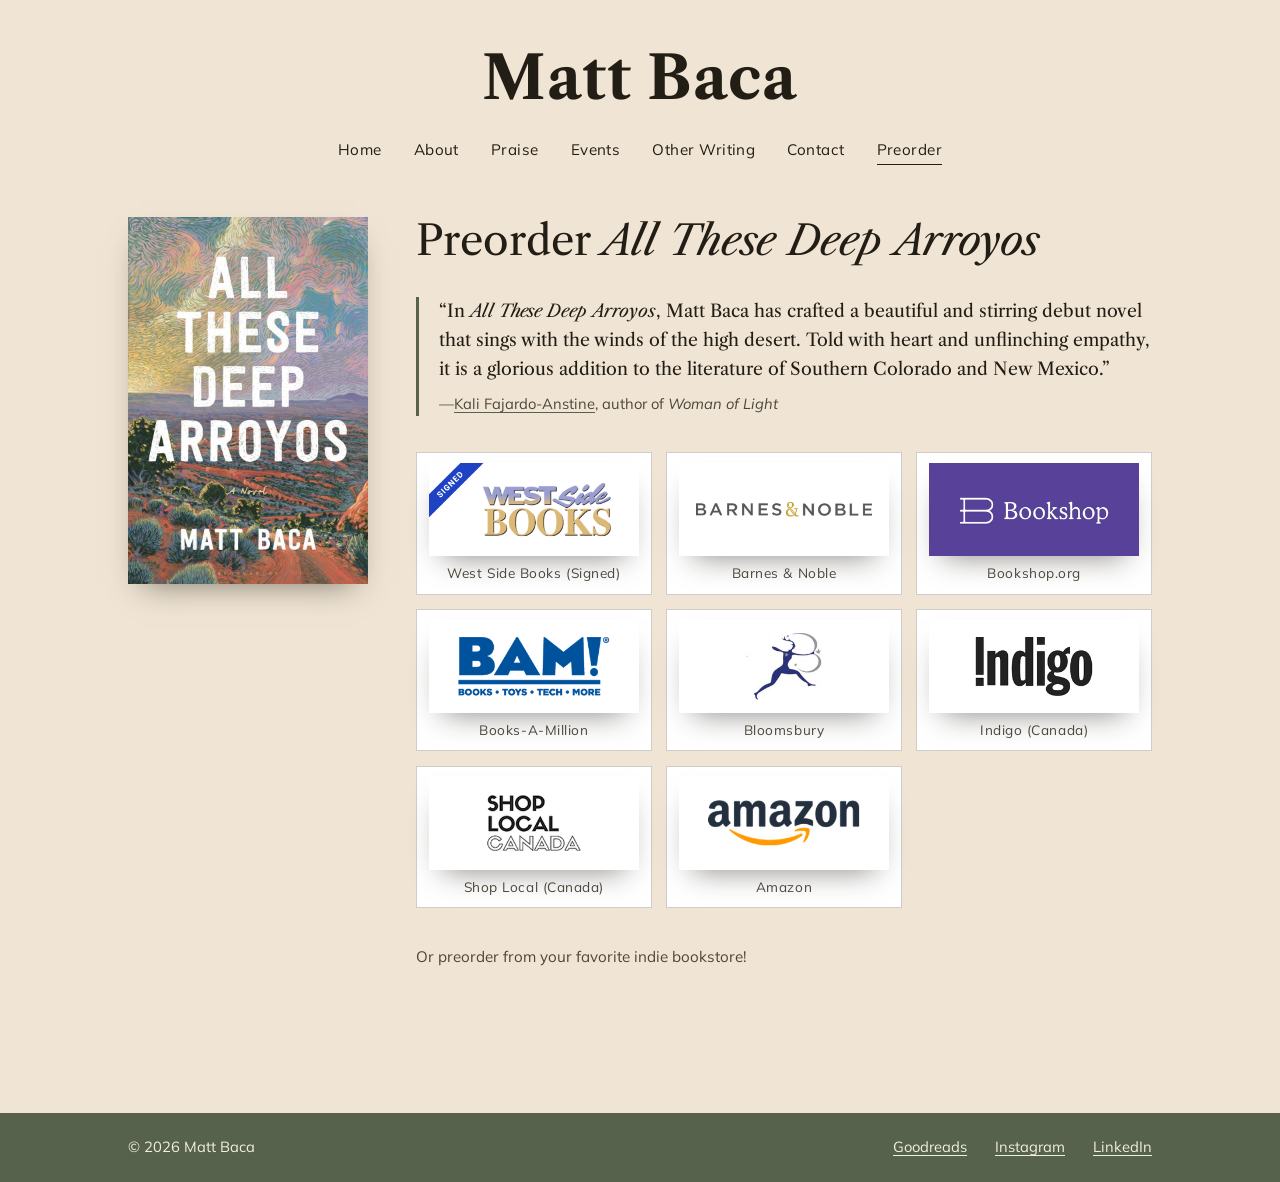
<file: preorder.html>
<!DOCTYPE html>
<html lang="en">
<head>
<meta charset="utf-8">
<meta name="viewport" content="width=device-width, initial-scale=1">
<title>Preorder | All These Deep Arroyos by Matt Baca</title>
<meta name="description" content="Preorder All These Deep Arroyos by Matt Baca, forthcoming from Bloomsbury in January 2027, from Amazon, Bookshop.org, Barnes & Noble, and other retailers.">
<meta name="author" content="Matt Baca">
<meta name="theme-color" content="#f0e5d4">
<meta property="og:title" content="Preorder All These Deep Arroyos by Matt Baca">
<meta property="og:description" content="Forthcoming from Bloomsbury in January 2027.">
<meta property="og:image" content="https://www.mattbaca.org/images/cover-promo.jpg">
<meta property="og:type" content="website">
<meta name="twitter:card" content="summary_large_image">
<link rel="icon" href="favicon.svg" type="image/svg+xml">
<link rel="preconnect" href="https://fonts.googleapis.com">
<link rel="preconnect" href="https://fonts.gstatic.com" crossorigin>
<link rel="stylesheet" href="https://fonts.googleapis.com/css2?family=Libre+Caslon+Text:ital,wght@0,400;0,700;1,400&family=Mulish:ital,wght@0,400;0,600;1,400&display=swap">
<link rel="stylesheet" href="styles.css">
</head>

  <!-- Google tag (gtag.js) -->
<script async src="https://www.googletagmanager.com/gtag/js?id=G-GTLR5JDKD1"></script>
<script>
  window.dataLayer = window.dataLayer || [];
  function gtag(){dataLayer.push(arguments);}
  gtag('js', new Date());

  gtag('config', 'G-GTLR5JDKD1');
</script>
<body>

<header class="site-header">
  <p class="masthead"><a href="index.html">Matt Baca</a></p>
  <nav>
    <a href="index.html">Home</a>
    <a href="about.html">About</a>
    <a href="praise.html">Praise</a>
    <a href="events.html">Events</a>
    <a href="writing.html">Other Writing</a>
    <a href="contact.html">Contact</a>
    <a href="preorder.html" aria-current="page">Preorder</a>
  </nav>
</header>

<main>
  <div class="wrap page">
    <div class="preorder-grid">
      <img src="images/cover.jpg" alt="All These Deep Arroyos: a painted high-desert landscape under a swirling sky" width="720" height="1100">
      <div>
        <h1 class="page-title">Preorder <i>All These Deep Arroyos</i></h1>

        <blockquote class="pull">
          <p>&ldquo;In <i>All These Deep Arroyos</i>, Matt Baca has crafted a beautiful and stirring debut novel that sings with the winds of the high desert. Told with heart and unflinching empathy, it is a glorious addition to the literature of Southern Colorado and New Mexico.&rdquo;</p>
          <cite>&mdash;<a href="https://www.kalifajardoanstine.com/" target="_blank" rel="noopener">Kali Fajardo-Anstine</a>, author of <i>Woman of Light</i></cite>
        </blockquote>

        <ul class="retailers">
          <li><a href="https://westsidebooks.com/book/97816397377581" target="_blank" rel="noopener"><img src="images/retailers/west-side-books.png" alt="" width="360" height="160"><span>West Side Books (Signed)</span></a></li>
          <li><a href="https://www.barnesandnoble.com/w/all-these-deep-arroyos-matt-baca/1149898755?ean=9781639737758" target="_blank" rel="noopener"><img src="images/retailers/barnes-noble.png" alt="" width="360" height="160"><span>Barnes &amp; Noble</span></a></li>
          <li><a href="https://bookshop.org/a/89991/9781639737758" target="_blank" rel="noopener"><img src="images/retailers/bookshop.png" alt="" width="360" height="160"><span>Bookshop.org</span></a></li>
          <li><a href="https://www.booksamillion.com/p/9781639737758" target="_blank" rel="noopener"><img src="images/retailers/books-a-million.png" alt="" width="360" height="160"><span>Books-A-Million</span></a></li>
          <li><a href="https://www.bloomsbury.com/us/all-these-deep-arroyos-9781639737758/" target="_blank" rel="noopener"><img src="images/retailers/bloomsbury.png" alt="" width="360" height="160"><span>Bloomsbury</span></a></li>
          <li><a href="https://www.indigo.ca/products/all-these-deep-arroyos-a-novel?variant=46828175622354" target="_blank" rel="noopener"><img src="images/retailers/indigo.png" alt="" width="360" height="160"><span>Indigo (Canada)</span></a></li>
          <li><a href="https://shoplocal.bookmanager.com/isbn/9781639737758" target="_blank" rel="noopener"><img src="images/retailers/shop-local.png" alt="" width="360" height="160"><span>Shop Local (Canada)</span></a></li>
          <li><a href="https://www.amazon.com/All-These-Deep-Arroyos-Novel/dp/1639737758" target="_blank" rel="noopener"><img src="images/retailers/amazon.png" alt="" width="360" height="160"><span>Amazon</span></a></li>
        </ul>

        <p class="isbn">Or preorder from your favorite indie bookstore!</p>
      </div>
    </div>
  </div>
</main>

<footer class="site-footer">
  <div class="wrap footer-inner">
    <p>&copy; 2026 Matt Baca</p>
    <p class="footer-links">
      <a href="https://www.goodreads.com/book/show/251016384-all-these-deep-arroyos" target="_blank" rel="noopener">Goodreads</a>
      <a href="https://www.instagram.com/bacamat/" target="_blank" rel="noopener">Instagram</a>
      <a href="https://www.linkedin.com/in/matt-baca-10612925/" target="_blank" rel="noopener">LinkedIn</a>
    </p>
  </div>
</footer>

</body>
</html>
</file>
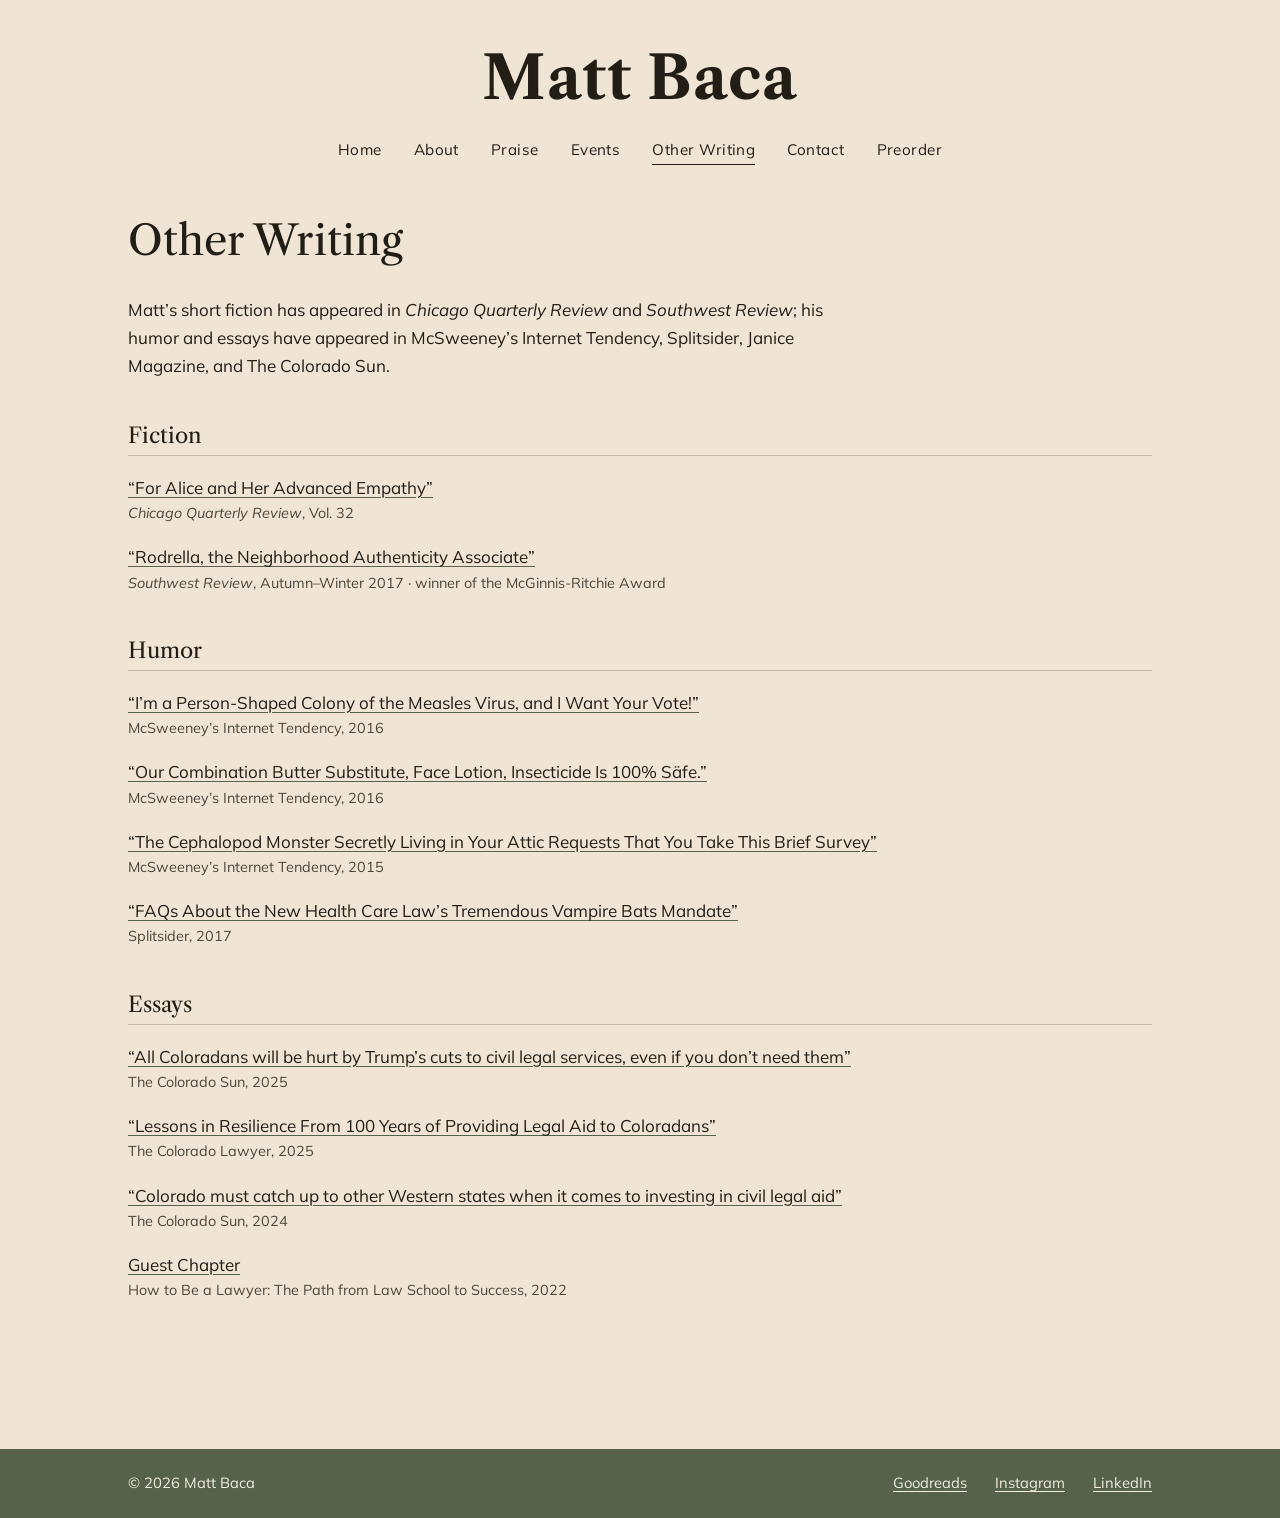
<file: writing.html>
<!DOCTYPE html>
<html lang="en">
<head>
<meta charset="utf-8">
<meta name="viewport" content="width=device-width, initial-scale=1">
<title>Other Writing | Matt Baca</title>
<meta name="description" content="Short fiction, humor, and essays by Matt Baca, published in Southwest Review, McSweeney's Internet Tendency, The Colorado Sun, and elsewhere.">
<meta name="author" content="Matt Baca">
<meta name="theme-color" content="#f0e5d4">
<meta property="og:title" content="Other Writing | Matt Baca">
<meta property="og:description" content="Short fiction, humor, and essays by Matt Baca.">
<meta property="og:image" content="https://www.mattbaca.org/images/cover-promo.jpg">
<meta property="og:type" content="website">
<link rel="icon" href="favicon.svg" type="image/svg+xml">
<link rel="preconnect" href="https://fonts.googleapis.com">
<link rel="preconnect" href="https://fonts.gstatic.com" crossorigin>
<link rel="stylesheet" href="https://fonts.googleapis.com/css2?family=Libre+Caslon+Text:ital,wght@0,400;0,700;1,400&family=Mulish:ital,wght@0,400;0,600;1,400&display=swap">
<link rel="stylesheet" href="styles.css">
</head>

  <!-- Google tag (gtag.js) -->
<script async src="https://www.googletagmanager.com/gtag/js?id=G-GTLR5JDKD1"></script>
<script>
  window.dataLayer = window.dataLayer || [];
  function gtag(){dataLayer.push(arguments);}
  gtag('js', new Date());

  gtag('config', 'G-GTLR5JDKD1');
</script>
<body>

<header class="site-header">
  <p class="masthead"><a href="index.html">Matt Baca</a></p>
  <nav>
    <a href="index.html">Home</a>
    <a href="about.html">About</a>
    <a href="praise.html">Praise</a>
    <a href="events.html">Events</a>
    <a href="writing.html" aria-current="page">Other Writing</a>
    <a href="contact.html">Contact</a>
    <a href="preorder.html">Preorder</a>
  </nav>
</header>

<main>
  <div class="wrap page">
    <h1 class="page-title">Other Writing</h1>
    <p class="measure">Matt&rsquo;s short fiction has appeared in <i>Chicago Quarterly Review</i> and <i>Southwest Review</i>; his humor and essays have appeared in McSweeney&rsquo;s Internet Tendency, Splitsider, Janice Magazine, and The Colorado Sun.</p>

    <section class="writing-section">
      <h2>Fiction</h2>
      <ul class="pieces">
        <li>
          <a href="https://www.amazon.com/Chicago-Quarterly-Review-Vol-32/dp/B08Q6LPZNZ" target="_blank" rel="noopener">&ldquo;For Alice and Her Advanced Empathy&rdquo;</a>
          <span class="where"><i>Chicago Quarterly Review</i>, Vol. 32</span>
        </li>
        <li>
          <a href="https://southwestreview.com/magazine/autumn-winter-2017/rodrella-the-neighborhood-authenticity-associate/" target="_blank" rel="noopener">&ldquo;Rodrella, the Neighborhood Authenticity Associate&rdquo;</a>
          <span class="where"><i>Southwest Review</i>, Autumn&ndash;Winter 2017 &middot; winner of the McGinnis-Ritchie Award</span>
        </li>
      </ul>
    </section>

    <section class="writing-section">
      <h2>Humor</h2>
      <ul class="pieces">
        <li>
          <a href="https://www.mcsweeneys.net/articles/im-a-person-shaped-colony-of-the-measles-virus-and-i-want-your-vote" target="_blank" rel="noopener">&ldquo;I&rsquo;m a Person-Shaped Colony of the Measles Virus, and I Want Your Vote!&rdquo;</a>
          <span class="where">McSweeney&rsquo;s Internet Tendency, 2016</span>
        </li>
        <li>
          <a href="https://www.mcsweeneys.net/articles/our-combination-butter-substitute-face-lotion-insecticide-is-100-safe" target="_blank" rel="noopener">&ldquo;Our Combination Butter Substitute, Face Lotion, Insecticide Is 100% S&auml;fe.&rdquo;</a>
          <span class="where">McSweeney&rsquo;s Internet Tendency, 2016</span>
        </li>
        <li>
          <a href="https://www.mcsweeneys.net/articles/the-cephalopod-monster-secretly-living-in-your-attic-requests-that-you-take-this-brief-survey" target="_blank" rel="noopener">&ldquo;The Cephalopod Monster Secretly Living in Your Attic Requests That You Take This Brief Survey&rdquo;</a>
          <span class="where">McSweeney&rsquo;s Internet Tendency, 2015</span>
        </li>
        <li>
          <a href="https://www.vulture.com/2017/06/faqs-about-the-new-health-care-laws-tremendous-vampire-bats-mandate-by-matt-baca.html" target="_blank" rel="noopener">&ldquo;FAQs About the New Health Care Law&rsquo;s Tremendous Vampire Bats Mandate&rdquo;</a>
          <span class="where">Splitsider, 2017</span>
        </li>
      </ul>
    </section>

    <section class="writing-section">
      <h2>Essays</h2>
      <ul class="pieces">
        <li>
          <a href="https://coloradosun.com/2025/08/05/opinion-colorado-legal-services-funding-jeopardy/" target="_blank" rel="noopener">&ldquo;All Coloradans will be hurt by Trump&rsquo;s cuts to civil legal services, even if you don&rsquo;t need them&rdquo;</a>
          <span class="where">The Colorado Sun, 2025</span>
        </li>
        <li>
          <a href="https://cl.cobar.org/departments/lessons-in-resilience-from-100-years-of-providing-legal-aid-to-coloradans/" target="_blank" rel="noopener">&ldquo;Lessons in Resilience From 100 Years of Providing Legal Aid to Coloradans&rdquo;</a>
          <span class="where">The Colorado Lawyer, 2025</span>
        </li>
        <li>
          <a href="https://coloradosun.com/2024/04/09/opinion-colorado-legal-services-funding/" target="_blank" rel="noopener">&ldquo;Colorado must catch up to other Western states when it comes to investing in civil legal aid&rdquo;</a>
          <span class="where">The Colorado Sun, 2024</span>
        </li>
        <li>
          <a href="https://www.wiley.com/en-us/shop/general-finance-investments/how-to-be-a-lawyer-the-path-from-law-school-to-success-p-9781119835813" target="_blank" rel="noopener">Guest Chapter</a>
          <span class="where">How to Be a Lawyer: The Path from Law School to Success, 2022</span>
        </li>
      </ul>
    </section>
  </div>
</main>

<footer class="site-footer">
  <div class="wrap footer-inner">
    <p>&copy; 2026 Matt Baca</p>
    <p class="footer-links">
      <a href="https://www.goodreads.com/book/show/251016384-all-these-deep-arroyos" target="_blank" rel="noopener">Goodreads</a>
      <a href="https://www.instagram.com/bacamat/" target="_blank" rel="noopener">Instagram</a>
      <a href="https://www.linkedin.com/in/matt-baca-10612925/" target="_blank" rel="noopener">LinkedIn</a>
    </p>
  </div>
</footer>

</body>
</html>
</file>
<file: styles.css>
/* mattbaca.org */

:root {
  --cream: #f0e5d4;
  --cream-soft: #f7efe1;
  --ink: #221d15;
  --ink-soft: #4c463b;
  --olive: #56624c;
  --olive-deep: #47523e;
  --clay: #a2542f;
  --plum: #84789c;
  --parchment: #f2eee2;
  --line: rgba(34, 29, 21, 0.22);
}

* {
  box-sizing: border-box;
}

html {
  -webkit-text-size-adjust: 100%;
}

body {
  margin: 0;
  min-height: 100vh;
  display: flex;
  flex-direction: column;
  background: var(--cream);
  color: var(--ink);
  font-family: "Mulish", "Avenir Next", Avenir, "Helvetica Neue", sans-serif;
  font-size: 1.0625rem;
  line-height: 1.65;
}

h1, h2, h3, .masthead {
  font-family: "Libre Caslon Text", Georgia, serif;
  font-weight: 700;
  line-height: 1.15;
  margin: 0 0 0.75em;
}

img {
  max-width: 100%;
  height: auto;
}

a {
  color: inherit;
  text-decoration-color: var(--olive);
  text-underline-offset: 3px;
}

a:hover {
  color: var(--olive-deep);
}

::selection {
  background: var(--olive);
  color: var(--cream);
}

.wrap {
  width: min(64rem, 100% - 3rem);
  margin-inline: auto;
}

main {
  flex: 1;
}

/* header */

.site-header {
  text-align: center;
  padding: 2.75rem 1.5rem 0;
}

.masthead {
  font-size: clamp(2.5rem, 6.5vw, 3.75rem);
  letter-spacing: 0.01em;
  margin: 0;
}

.masthead a {
  text-decoration: none;
}

.site-header nav {
  display: flex;
  flex-wrap: wrap;
  justify-content: center;
  column-gap: 2rem;
  row-gap: 0.35rem;
  margin: 1.5rem 0 0;
  font-size: 0.95rem;
  letter-spacing: 0.03em;
}

.site-header nav a {
  text-decoration: none;
  padding-bottom: 2px;
}

.site-header nav a:hover,
.site-header nav a[aria-current="page"] {
  border-bottom: 1px solid var(--ink);
}

/* page basics */

.page {
  padding: 3.25rem 0 4rem;
}

.page-title {
  font-size: clamp(1.9rem, 4.5vw, 2.6rem);
  font-weight: 400;
}

.measure {
  max-width: 44rem;
}

/* home */

.hero {
  display: grid;
  grid-template-columns: minmax(230px, 330px) 1fr;
  grid-template-areas:
    ".     head"
    "cover text";
  column-gap: 3.5rem;
  align-items: start;
  padding: 3.25rem 0 4rem;
}

.hero-head {
  grid-area: head;
  margin-bottom: 2rem;
}

.hero-cover {
  grid-area: cover;
}

.hero-text {
  grid-area: text;
}

.hero-text .pull:first-child {
  margin-top: 0;
}

.hero-cover img {
  display: block;
  box-shadow: 0 14px 30px -14px rgba(34, 29, 21, 0.55);
}

.eyebrow {
  font-size: 0.85rem;
  font-weight: 600;
  letter-spacing: 0.14em;
  text-transform: uppercase;
  color: var(--ink-soft);
  margin: 0 0 1rem;
}

.book-title {
  font-size: clamp(1.9rem, 4.5vw, 2.7rem);
  font-style: italic;
  font-weight: 400;
  margin-bottom: 0;
}

.pull {
  margin: 2rem 0;
  padding-left: 1.25rem;
  border-left: 3px solid var(--olive);
  font-family: "Libre Caslon Text", Georgia, serif;
  font-size: 1.1rem;
}

.pull-clay {
  border-left-color: var(--clay);
}

.pull p {
  margin: 0 0 0.5rem;
}

.pull cite,
.blurb cite {
  display: block;
  font-family: "Mulish", "Avenir Next", Avenir, "Helvetica Neue", sans-serif;
  font-style: normal;
  font-size: 0.92rem;
  color: var(--ink-soft);
}

.buy-row {
  display: flex;
  flex-wrap: wrap;
  align-items: stretch;
  gap: 0.75rem;
  margin: 2rem 0 0.5rem;
}

.shop-card {
  display: block;
  width: 8.75rem;
  background: #fff;
  border: 1px solid var(--line);
  padding: 0.35rem 0.5rem;
}

.shop-card img {
  display: block;
  width: 100%;
  height: 100%;
  object-fit: contain;
}

.shop-card:hover {
  border-color: var(--ink);
}

.buy-row .btn {
  display: flex;
  align-items: center;
  justify-content: center;
  width: 8.75rem;
}

.btn {
  display: inline-block;
  background: var(--ink);
  color: var(--cream);
  padding: 0.6rem 1.3rem;
  font-size: 0.92rem;
  letter-spacing: 0.04em;
  text-decoration: none;
}

.btn:hover {
  background: var(--olive-deep);
  color: var(--cream);
}


/* about */

.about-band {
  background: var(--olive);
  color: var(--parchment);
  padding: 3.75rem 0 4.25rem;
  margin-top: 3.25rem;
}

.about-grid {
  display: grid;
  grid-template-columns: 1.1fr 0.9fr;
  gap: 3.5rem;
  align-items: start;
}

.about-band h1 {
  color: var(--cream);
  font-weight: 400;
  font-size: clamp(2.3rem, 5vw, 3.3rem);
}

.about-band a {
  text-decoration-color: var(--parchment);
}

.about-band a:hover {
  color: var(--cream);
}

.about-photo {
  display: block;
  width: 100%;
}

/* praise */

.blurb {
  margin: 0 auto 3rem;
  max-width: 46rem;
  padding-left: 1.4rem;
  border-left: 3px solid var(--olive);
  font-family: "Libre Caslon Text", Georgia, serif;
  font-size: 1.1rem;
}

.blurb:nth-of-type(3n+2) {
  border-left-color: var(--clay);
}

.blurb:nth-of-type(3n) {
  border-left-color: var(--plum);
}

.blurb p {
  margin: 0 0 0.6rem;
}

/* events */

.event {
  display: grid;
  grid-template-columns: 15rem 1fr;
  gap: 2.5rem;
  margin: 2.5rem 0;
  padding: 0.5rem 0 0.5rem 1.4rem;
  border-left: 3px solid var(--olive);
}

.event:nth-of-type(3n+2) {
  border-left-color: var(--clay);
}

.event:nth-of-type(3n) {
  border-left-color: var(--plum);
}

.event-date {
  font-family: "Libre Caslon Text", Georgia, serif;
  font-size: 1.05rem;
  margin: 0 0 0.3rem;
}

.event-place {
  font-size: 0.95rem;
  color: var(--ink-soft);
  margin: 0;
}

.event-info h2 {
  font-family: "Mulish", "Avenir Next", Avenir, "Helvetica Neue", sans-serif;
  font-size: 1.1rem;
  font-weight: 600;
  margin: 0 0 0.3rem;
}

.event-info p {
  margin: 0;
  font-size: 0.95rem;
  color: var(--ink-soft);
}

/* other writing */

.writing-section {
  margin-top: 2.75rem;
}

.writing-section h2 {
  font-size: 1.35rem;
  font-weight: 400;
  border-bottom: 1px solid var(--line);
  padding-bottom: 0.4rem;
}

.pieces {
  list-style: none;
  margin: 0;
  padding: 0;
}

.pieces li {
  margin: 1.1rem 0;
}

.pieces .where {
  display: block;
  font-size: 0.9rem;
  color: var(--ink-soft);
}

/* preorder */

.retailers {
  list-style: none;
  margin: 2.25rem 0;
  padding: 0;
  display: grid;
  grid-template-columns: repeat(auto-fill, minmax(11rem, 1fr));
  gap: 0.9rem;
}

.retailers a {
  display: block;
  background: #fff;
  border: 1px solid var(--line);
  padding: 0.6rem 0.75rem 0.55rem;
  text-align: center;
  text-decoration: none;
}

.retailers img {
  display: block;
  width: 100%;
  height: auto;
}

.retailers span {
  display: block;
  margin-top: 0.4rem;
  font-size: 0.85rem;
  letter-spacing: 0.04em;
  color: var(--ink-soft);
}

.retailers a:hover {
  border-color: var(--ink);
}

.retailers a:hover span {
  color: var(--ink);
}

.preorder-grid {
  display: grid;
  grid-template-columns: minmax(180px, 240px) 1fr;
  gap: 3rem;
  align-items: start;
}

.preorder-grid img {
  display: block;
  box-shadow: 0 14px 30px -14px rgba(34, 29, 21, 0.55);
}

.isbn {
  font-size: 0.95rem;
  color: var(--ink-soft);
}

/* contact */

.form-frame {
  background: var(--cream-soft);
  border: 1px solid var(--line);
  padding: 0.75rem;
  margin: 2rem 0 1rem;
}

.form-frame iframe {
  display: block;
  width: 100%;
  height: 860px;
  border: 0;
}

.form-fallback {
  font-size: 0.92rem;
  color: var(--ink-soft);
}

.agents {
  margin-top: 2.75rem;
  border-top: 1px solid var(--line);
  padding-top: 1.75rem;
}

.agents p {
  margin: 0.35rem 0;
}

/* footer */

.site-footer {
  background: var(--olive);
  color: var(--parchment);
  margin-top: 4rem;
  font-size: 0.92rem;
}

.footer-inner {
  display: flex;
  flex-wrap: wrap;
  justify-content: space-between;
  gap: 0.5rem 2rem;
  padding: 1.4rem 0;
}

.footer-inner p {
  margin: 0;
}

.footer-links a {
  margin-left: 1.5rem;
  text-decoration-color: var(--parchment);
}

.footer-links a:first-child {
  margin-left: 0;
}

.footer-links a:hover {
  color: var(--cream);
}

/* smaller screens */

@media (max-width: 860px) {
  .hero,
  .about-grid,
  .preorder-grid {
    grid-template-columns: 1fr;
    gap: 2.25rem;
  }

  .hero {
    grid-template-areas:
      "head"
      "cover"
      "text";
  }

  .hero-head {
    margin-bottom: 0;
  }

  .hero-cover img,
  .preorder-grid img {
    max-width: 250px;
    margin-inline: auto;
  }

  .about-photo {
    max-width: 26rem;
  }

  .event {
    grid-template-columns: 1fr;
    gap: 0.6rem;
    padding: 1.5rem 0;
  }
}

@media (max-width: 560px) {
  body {
    font-size: 1rem;
  }

  .site-header {
    padding-top: 2rem;
  }

  .site-header nav {
    column-gap: 1.1rem;
    font-size: 0.9rem;
  }

  .wrap {
    width: calc(100% - 2.5rem);
  }

  .shop-card {
    flex: 1 1 40%;
    width: auto;
  }

  .buy-row .btn {
    flex: 1 1 40%;
    width: auto;
    text-align: center;
  }
}
</file>
